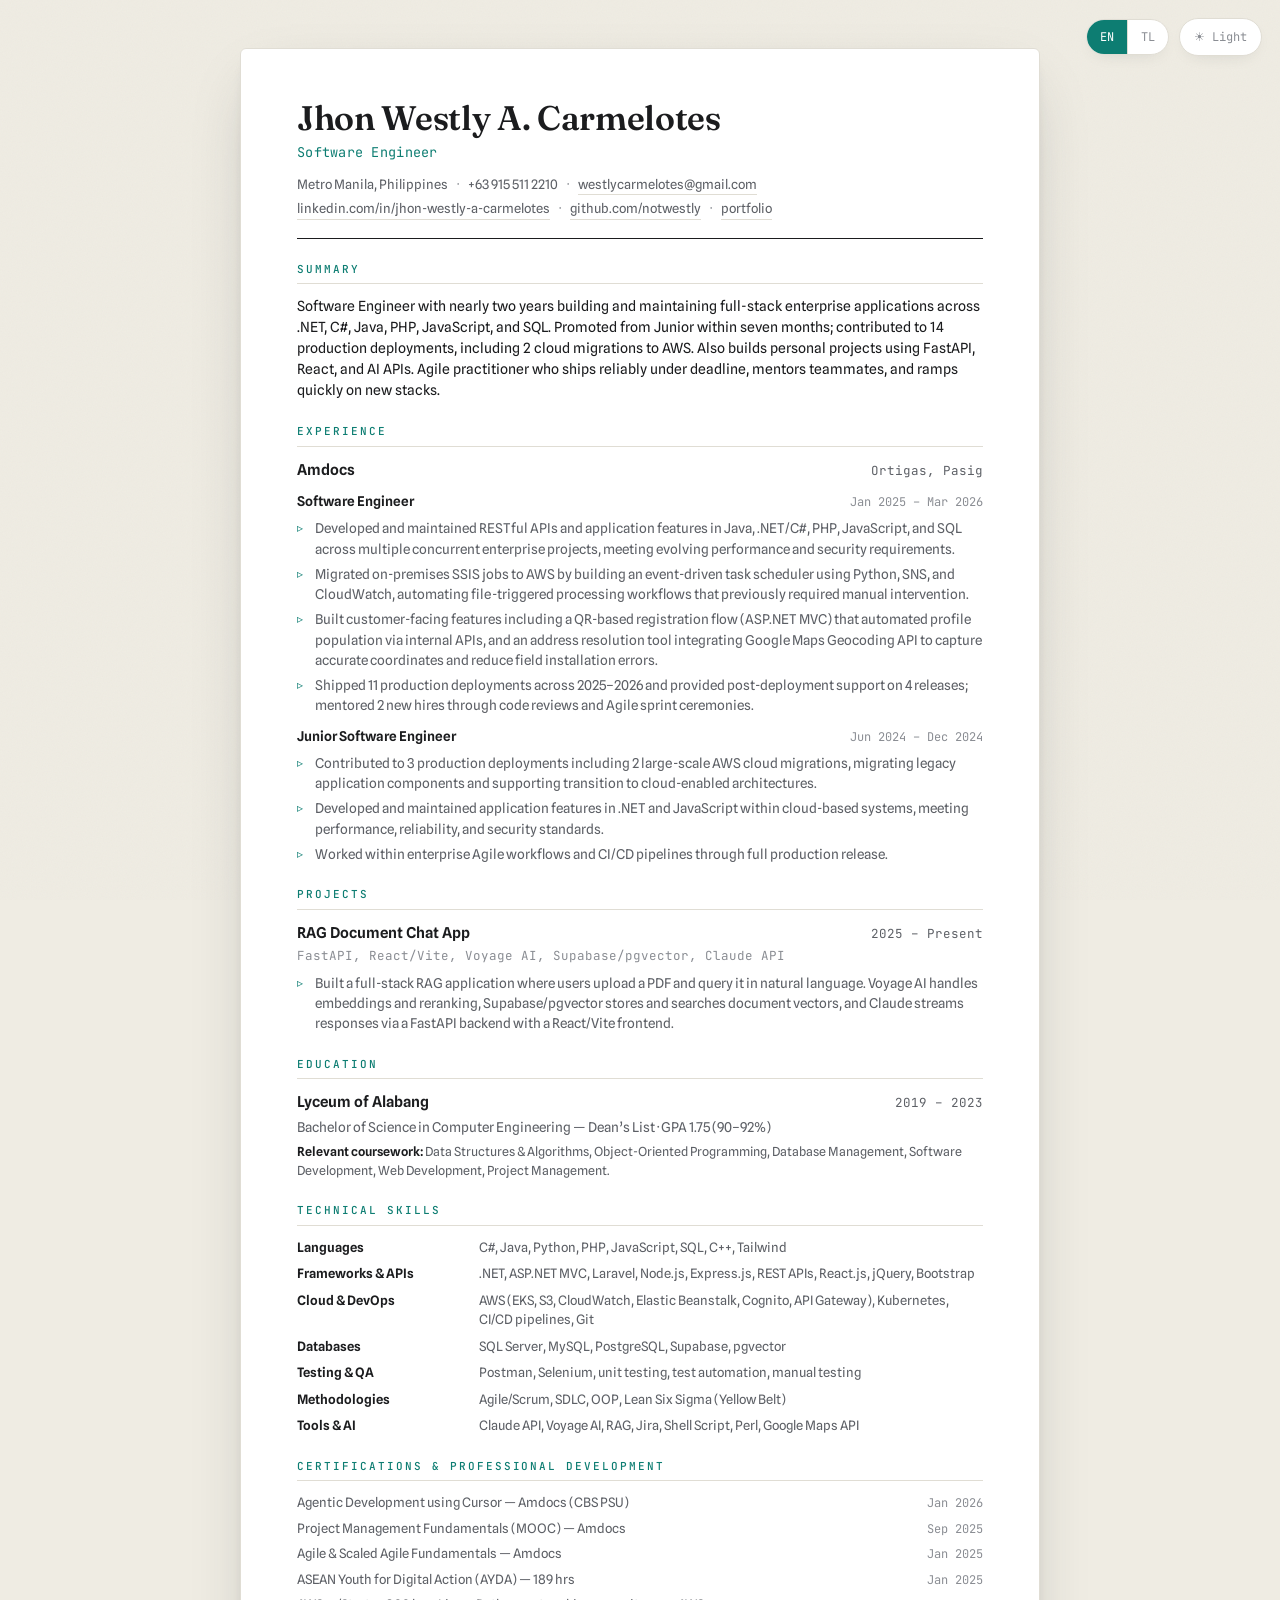
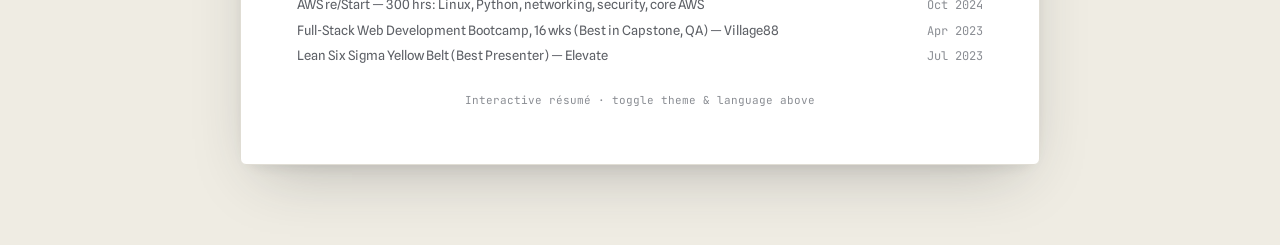
<file: resume.html>
<!DOCTYPE html>
<html lang="en" data-theme="light">
<head>
<meta charset="UTF-8">
<meta name="viewport" content="width=device-width, initial-scale=1.0">
<title>Jhon Westly A. Carmelotes — Software Engineer</title>
<link rel="preconnect" href="https://fonts.googleapis.com">
<link rel="preconnect" href="https://fonts.gstatic.com" crossorigin>
<link href="https://fonts.googleapis.com/css2?family=Fraunces:opsz,wght@9..144,400;9..144,500;9..144,600&family=Spline+Sans:wght@400;500;600&family=JetBrains+Mono:wght@400;500&display=swap" rel="stylesheet">
<style>
  :root {
    --bg: #efece3;
    --sheet: #ffffff;
    --ink: #1b1c1e;
    --muted: #5d6066;
    --faint: #8a8d93;
    --rule: #e0ddd4;
    --accent: #0d7d72;
    --shadow: 0 24px 60px -20px rgba(40,42,48,.28), 0 6px 18px -10px rgba(40,42,48,.18);
    --grain: .035;
  }
  html[data-theme="dark"] {
    --bg: #0c0e11;
    --sheet: #15181d;
    --ink: #e9e7e1;
    --muted: #9aa0a8;
    --faint: #6b7079;
    --rule: #2a2e35;
    --accent: #4fd1c5;
    --shadow: 0 30px 70px -24px rgba(0,0,0,.7), 0 8px 24px -12px rgba(0,0,0,.55);
    --grain: .05;
  }

  * { box-sizing: border-box; margin: 0; padding: 0; }
  html { -webkit-text-size-adjust: 100%; }
  body {
    background: var(--bg);
    color: var(--ink);
    font-family: "Spline Sans", system-ui, sans-serif;
    line-height: 1.5;
    padding: 48px 20px 80px;
    transition: background .5s ease, color .5s ease;
    min-height: 100vh;
  }
  /* subtle paper grain */
  body::before {
    content: "";
    position: fixed; inset: 0; pointer-events: none; z-index: 0;
    opacity: var(--grain);
    background-image: url("data:image/svg+xml,%3Csvg xmlns='http://www.w3.org/2000/svg' width='160' height='160'%3E%3Cfilter id='n'%3E%3CfeTurbulence type='fractalNoise' baseFrequency='.8' numOctaves='2'/%3E%3C/filter%3E%3Crect width='100%25' height='100%25' filter='url(%23n)'/%3E%3C/svg%3E");
    transition: opacity .5s ease;
  }

  /* ---- controls ---- */
  .controls {
    position: fixed; top: 18px; right: 18px; z-index: 50;
    display: flex; gap: 10px; align-items: center;
  }
  .ctl {
    font-family: "JetBrains Mono", monospace;
    font-size: 12px; letter-spacing: .04em;
    background: var(--sheet); color: var(--ink);
    border: 1px solid var(--rule); border-radius: 999px;
    box-shadow: var(--shadow);
    display: flex; align-items: center; overflow: hidden;
    transition: background .5s ease, border-color .5s ease, color .5s ease;
  }
  .ctl button {
    font: inherit; color: var(--faint);
    background: transparent; border: 0; cursor: pointer;
    padding: 8px 13px; transition: color .25s ease, background .25s ease;
  }
  .ctl button:hover { color: var(--ink); }
  .ctl button.on { color: var(--sheet); background: var(--accent); }
  .ctl .div { width: 1px; align-self: stretch; background: var(--rule); }
  .ctl.theme button { padding: 9px 14px; }

  /* ---- sheet ---- */
  .sheet {
    position: relative; z-index: 1;
    max-width: 800px; margin: 0 auto;
    background: var(--sheet);
    border: 1px solid var(--rule);
    border-radius: 6px;
    box-shadow: var(--shadow);
    padding: 52px 56px 56px;
    transition: background .5s ease, border-color .5s ease;
  }

  .name {
    font-family: "Fraunces", Georgia, serif;
    font-weight: 600; font-size: 34px; letter-spacing: -.01em;
    line-height: 1.04;
  }
  .role {
    font-family: "JetBrains Mono", monospace;
    color: var(--accent); font-size: 13.5px; letter-spacing: .02em;
    margin-top: 6px;
  }
  .contact {
    color: var(--muted); font-size: 13px; margin-top: 12px;
    display: flex; flex-wrap: wrap; gap: 4px 0;
  }
  .contact .sep { color: var(--faint); padding: 0 9px; }
  .contact a { color: var(--muted); text-decoration: none; border-bottom: 1px solid var(--rule); }
  .contact a:hover { color: var(--accent); border-color: var(--accent); }
  .topline { border-bottom: 1.5px solid var(--ink); padding-bottom: 18px; transition: border-color .5s ease; }

  section { margin-top: 22px; }
  .sec-h {
    font-family: "JetBrains Mono", monospace;
    font-size: 11px; font-weight: 500; letter-spacing: .18em;
    text-transform: uppercase; color: var(--accent);
    padding-bottom: 6px; margin-bottom: 12px;
    border-bottom: 1px solid var(--rule);
    transition: border-color .5s ease;
  }
  .summary { font-size: 14px; color: var(--ink); }

  .entry-top { display: flex; justify-content: space-between; align-items: baseline; gap: 16px; }
  .org { font-weight: 600; font-size: 15px; }
  .org-meta { color: var(--muted); font-size: 12.5px; font-family: "JetBrains Mono", monospace; white-space: nowrap; }
  .role-top { display: flex; justify-content: space-between; align-items: baseline; gap: 16px; margin-top: 10px; }
  .role-title { font-weight: 600; font-size: 13.5px; color: var(--ink); }
  .role-date { color: var(--faint); font-size: 12px; font-family: "JetBrains Mono", monospace; white-space: nowrap; }
  ul { list-style: none; margin-top: 7px; }
  li { font-size: 13.5px; color: var(--muted); padding-left: 18px; position: relative; margin-bottom: 5px; }
  li::before { content: "▹"; position: absolute; left: 0; color: var(--accent); font-size: 12px; top: 1px; }

  .edu-line { display: flex; justify-content: space-between; align-items: baseline; gap: 16px; }
  .edu-sub { font-size: 13.5px; color: var(--muted); margin-top: 3px; }
  .edu-course { font-size: 12.5px; color: var(--muted); margin-top: 6px; }
  .edu-course b { color: var(--ink); font-weight: 600; }

  .skill-row { display: grid; grid-template-columns: 168px 1fr; gap: 6px 14px; font-size: 13px; margin-bottom: 7px; }
  .skill-row .k { color: var(--ink); font-weight: 600; }
  .skill-row .v { color: var(--muted); }

  .cert { display: flex; justify-content: space-between; align-items: baseline; gap: 16px; font-size: 13px; margin-bottom: 6px; }
  .cert .c { color: var(--muted); }
  .cert .d { color: var(--faint); font-family: "JetBrains Mono", monospace; font-size: 12px; white-space: nowrap; }

  /* entrance */
  .reveal { opacity: 0; transform: translateY(8px); animation: rise .6s cubic-bezier(.2,.7,.2,1) forwards; }
  @keyframes rise { to { opacity: 1; transform: none; } }

  .footnote { text-align: center; color: var(--faint); font-size: 11px; font-family: "JetBrains Mono", monospace; margin-top: 26px; }

  @media (max-width: 620px) {
    body { padding: 70px 0 50px; }
    .sheet { padding: 34px 22px 38px; border-radius: 0; border-left: 0; border-right: 0; }
    .name { font-size: 27px; }
    .skill-row { grid-template-columns: 1fr; gap: 1px; margin-bottom: 10px; }
    .entry-top, .role-top, .edu-line, .cert { flex-direction: column; gap: 2px; }
    .org-meta, .role-date, .cert .d { white-space: normal; }
  }

  @media print {
    .controls { display: none; }
    body { padding: 0; background: #fff; }
    body::before { display: none; }
    .sheet { box-shadow: none; border: 0; max-width: 100%; padding: 0; }
    .reveal { animation: none; opacity: 1; transform: none; }
  }
</style>
</head>
<body>
  <div class="controls">
    <div class="ctl lang" role="group" aria-label="Language">
      <button id="en" class="on" onclick="setLang('en')">EN</button>
      <span class="div"></span>
      <button id="tl" onclick="setLang('tl')">TL</button>
    </div>
    <div class="ctl theme">
      <button id="themeBtn" onclick="toggleTheme()" aria-label="Toggle theme">☾ Dark</button>
    </div>
  </div>

  <main class="sheet" id="sheet"></main>

<script>
/* ---------- shared (untranslated) data ---------- */
const SH = {
  name: "Jhon Westly A. Carmelotes",
  phone: "+63 915 511 2210",
  email: "westlycarmelotes@gmail.com",
  links: [
    ["linkedin.com/in/jhon-westly-a-carmelotes", "https://www.linkedin.com/in/jhon-westly-a-carmelotes/"],
    ["github.com/notwestly", "https://github.com/notwestly"],
    ["portfolio", "https://notwestly.github.io/Portfolio-Website/"]
  ],
  company: "Amdocs",
  role1: "Software Engineer",
  d1: "Jan 2025 – Mar 2026",
  role2: "Junior Software Engineer",
  d2: "Jun 2024 – Dec 2024",
  school: "Lyceum of Alabang",
  years: "2019 – 2023",
  degree: "Bachelor of Science in Computer Engineering",
  project1: {
    name: "RAG Document Chat App",
    date: "2025 – Present",
    tech: "FastAPI, React/Vite, Voyage AI, Supabase/pgvector, Claude API"
  },
  // skill values + cert names stay in English (industry standard)
  skillVals: {
    languages: "C#, Java, Python, PHP, JavaScript, SQL, C++, Tailwind",
    frameworks: ".NET, ASP.NET MVC, Laravel, Node.js, Express.js, REST APIs, React.js, jQuery, Bootstrap",
    cloud: "AWS (EKS, S3, CloudWatch, Elastic Beanstalk, Cognito, API Gateway), Kubernetes, CI/CD pipelines, Git",
    databases: "SQL Server, MySQL, PostgreSQL, Supabase, pgvector",
    testing: "Postman, Selenium, unit testing, test automation, manual testing",
    methods: "Agile/Scrum, SDLC, OOP, Lean Six Sigma (Yellow Belt)",
    tools: "Claude API, Voyage AI, RAG, Jira, Shell Script, Perl, Google Maps API"
  },
  certs: [
    ["Agentic Development using Cursor — Amdocs (CBS PSU)", "Jan 2026"],
    ["Project Management Fundamentals (MOOC) — Amdocs", "Sep 2025"],
    ["Agile & Scaled Agile Fundamentals — Amdocs", "Jan 2025"],
    ["ASEAN Youth for Digital Action (AYDA) — 189 hrs", "Jan 2025"],
    ["AWS re/Start — 300 hrs: Linux, Python, networking, security, core AWS", "Oct 2024"],
    ["Full-Stack Web Development Bootcamp, 16 wks (Best in Capstone, QA) — Village88", "Apr 2023"],
    ["Lean Six Sigma Yellow Belt (Best Presenter) — Elevate", "Jul 2023"]
  ]
};

/* ---------- translatable strings ---------- */
const T = {
  en: {
    role: "Software Engineer",
    loc: "Metro Manila, Philippines",
    summary_h: "Summary",
    summary: "Software Engineer with nearly two years building and maintaining full-stack enterprise applications across .NET, C#, Java, PHP, JavaScript, and SQL. Promoted from Junior within seven months; contributed to 14 production deployments, including 2 cloud migrations to AWS. Also builds personal projects using FastAPI, React, and AI APIs. Agile practitioner who ships reliably under deadline, mentors teammates, and ramps quickly on new stacks.",
    exp_h: "Experience",
    proj_h: "Projects",
    place: "Ortigas, Pasig",
    r1b: [
      "Developed and maintained RESTful APIs and application features in Java, .NET/C#, PHP, JavaScript, and SQL across multiple concurrent enterprise projects, meeting evolving performance and security requirements.",
      "Migrated on-premises SSIS jobs to AWS by building an event-driven task scheduler using Python, SNS, and CloudWatch, automating file-triggered processing workflows that previously required manual intervention.",
      "Built customer-facing features including a QR-based registration flow (ASP.NET MVC) that automated profile population via internal APIs, and an address resolution tool integrating Google Maps Geocoding API to capture accurate coordinates and reduce field installation errors.",
      "Shipped 11 production deployments across 2025–2026 and provided post-deployment support on 4 releases; mentored 2 new hires through code reviews and Agile sprint ceremonies."
    ],
    r2b: [
      "Contributed to 3 production deployments including 2 large-scale AWS cloud migrations, migrating legacy application components and supporting transition to cloud-enabled architectures.",
      "Developed and maintained application features in .NET and JavaScript within cloud-based systems, meeting performance, reliability, and security standards.",
      "Worked within enterprise Agile workflows and CI/CD pipelines through full production release."
    ],
    p1b: [
      "Built a full-stack RAG application where users upload a PDF and query it in natural language. Voyage AI handles embeddings and reranking, Supabase/pgvector stores and searches document vectors, and Claude streams responses via a FastAPI backend with a React/Vite frontend."
    ],
    edu_h: "Education",
    honor: "Dean’s List · GPA 1.75 (90–92%)",
    course_l: "Relevant coursework:",
    course: "Data Structures & Algorithms, Object-Oriented Programming, Database Management, Software Development, Web Development, Project Management.",
    skills_h: "Technical Skills",
    skillKeys: {
      languages: "Languages", frameworks: "Frameworks & APIs", cloud: "Cloud & DevOps",
      databases: "Databases", testing: "Testing & QA", methods: "Methodologies",
      tools: "Tools & AI"
    },
    cert_h: "Certifications & Professional Development",
    foot: "Interactive résumé · toggle theme & language above"
  },
  tl: {
    role: "Software Engineer",
    loc: "Metro Manila, Pilipinas",
    summary_h: "Buod",
    summary: "Software Engineer na may halos dalawang taóng karanasan sa pagbuo at pagpapanatili ng full-stack enterprise applications gamit ang .NET, C#, Java, PHP, JavaScript, at SQL. Na-promote mula Junior sa loob ng pitóng buwan; bahagi ng 14 na production deployments, kabilang ang 2 cloud migration papuntang AWS. Nagtatayo rin ng personal na proyekto gamit ang FastAPI, React, at AI APIs. Sanáy sa Agile, maaasahan sa paghahatid kahit may deadline, nagtuturò sa mga kasamahan, at mabilis matuto ng bagong tech stack.",
    exp_h: "Karanasan",
    proj_h: "Mga Proyekto",
    place: "Ortigas, Pasig",
    r1b: [
      "Bumuo at nag-maintain ng mga RESTful API at application feature sa Java, .NET/C#, PHP, JavaScript, at SQL sa iba’t ibang sabay-sabay na enterprise project, naaabot ang nagbabagong pamantayan sa performance at security.",
      "Nag-migrate ng on-premises SSIS jobs papuntang AWS sa pamamagitan ng event-driven task scheduler gamit ang Python, SNS, at CloudWatch, na nag-automate ng file-triggered processing workflows na dati ay kailangan ng manual na interbensyon.",
      "Bumuo ng mga customer-facing feature kabilang ang QR-based registration flow (ASP.NET MVC) na nag-automate ng profile population via internal APIs, at isang address resolution tool na nag-integrate ng Google Maps Geocoding API para sa tamang coordinates.",
      "Nag-ship ng 11 production deployments noong 2025–2026 at nagbigay ng post-deployment support sa 4 na release; nag-mentor sa 2 bagong empleyado sa pamamagitan ng code review at Agile sprint ceremonies."
    ],
    r2b: [
      "Naging bahagi ng 3 production deployments kabilang ang 2 malakihang AWS cloud migration, inilipat ang mga legacy component at sinuportahan ang paglipat sa cloud-enabled architecture.",
      "Bumuo at nag-maintain ng mga application feature sa .NET at JavaScript sa loob ng cloud-based systems, naaabot ang pamantayan sa performance, reliability, at security.",
      "Nagtrabaho gamit ang enterprise Agile workflow at CI/CD pipeline hanggang sa ganáp na production release."
    ],
    p1b: [
      "Nagtatag ng full-stack RAG application kung saan maaaring mag-upload ng PDF ang mga gumagamit at i-query ito sa natural na wika. Ang Voyage AI ang humahawak ng embeddings at reranking, ang Supabase/pgvector ang nag-iimbak at naghahanap ng document vectors, at ang Claude ang nag-stream ng mga tugon sa pamamagitan ng FastAPI backend na may React/Vite frontend."
    ],
    edu_h: "Edukasyon",
    honor: "Dean’s Lister · GPA 1.75 (90–92%)",
    course_l: "Kaugnay na coursework:",
    course: "Data Structures & Algorithms, Object-Oriented Programming, Database Management, Software Development, Web Development, Project Management.",
    skills_h: "Teknikal na Kasanayan",
    skillKeys: {
      languages: "Mga Language", frameworks: "Frameworks at APIs", cloud: "Cloud at DevOps",
      databases: "Mga Database", testing: "Testing at QA", methods: "Mga Metodolohiya",
      tools: "Mga Tool at AI"
    },
    cert_h: "Mga Sertipikasyon at Propesyonal na Pag-unlad",
    foot: "Interactive na résumé · palitan ang tema at wika sa itaas"
  }
};

let lang = "en";

function esc(s){ return s.replace(/&/g,"&amp;").replace(/</g,"&lt;").replace(/>/g,"&gt;"); }

function render() {
  const t = T[lang];
  const linksHtml = SH.links.map(l => `<a href="${l[1]}" target="_blank" rel="noopener">${esc(l[0])}</a>`)
    .join('<span class="sep">·</span>');

  const li = arr => arr.map(b => `<li>${esc(b)}</li>`).join("");

  const skillOrder = ["languages","frameworks","cloud","databases","testing","methods","tools"];
  const skillsHtml = skillOrder.map(k =>
    `<div class="skill-row"><div class="k">${esc(t.skillKeys[k])}</div><div class="v">${esc(SH.skillVals[k])}</div></div>`
  ).join("");

  const certsHtml = SH.certs.map(c =>
    `<div class="cert"><span class="c">${esc(c[0])}</span><span class="d">${esc(c[1])}</span></div>`
  ).join("");

  document.getElementById("sheet").innerHTML = `
    <header class="topline reveal">
      <div class="name">${esc(SH.name)}</div>
      <div class="role">${esc(t.role)}</div>
      <div class="contact">
        <span>${esc(t.loc)}</span><span class="sep">·</span>
        <span>${esc(SH.phone)}</span><span class="sep">·</span>
        <a href="mailto:${SH.email}">${esc(SH.email)}</a>
      </div>
      <div class="contact" style="margin-top:4px">${linksHtml}</div>
    </header>

    <section class="reveal" style="animation-delay:.05s">
      <div class="sec-h">${esc(t.summary_h)}</div>
      <p class="summary">${esc(t.summary)}</p>
    </section>

    <section class="reveal" style="animation-delay:.1s">
      <div class="sec-h">${esc(t.exp_h)}</div>
      <div class="entry-top"><span class="org">${esc(SH.company)}</span><span class="org-meta">${esc(t.place)}</span></div>
      <div class="role-top"><span class="role-title">${esc(SH.role1)}</span><span class="role-date">${esc(SH.d1)}</span></div>
      <ul>${li(t.r1b)}</ul>
      <div class="role-top"><span class="role-title">${esc(SH.role2)}</span><span class="role-date">${esc(SH.d2)}</span></div>
      <ul>${li(t.r2b)}</ul>
    </section>

    <section class="reveal" style="animation-delay:.13s">
      <div class="sec-h">${esc(t.proj_h)}</div>
      <div class="entry-top"><span class="org">${esc(SH.project1.name)}</span><span class="org-meta">${esc(SH.project1.date)}</span></div>
      <div style="font-size:12.5px;color:var(--faint);font-family:'JetBrains Mono',monospace;margin-top:3px;">${esc(SH.project1.tech)}</div>
      <ul>${li(t.p1b)}</ul>
    </section>

    <section class="reveal" style="animation-delay:.17s">
      <div class="sec-h">${esc(t.edu_h)}</div>
      <div class="edu-line"><span class="org">${esc(SH.school)}</span><span class="org-meta">${esc(SH.years)}</span></div>
      <div class="edu-sub">${esc(SH.degree)} — ${esc(t.honor)}</div>
      <div class="edu-course"><b>${esc(t.course_l)}</b> ${esc(t.course)}</div>
    </section>

    <section class="reveal" style="animation-delay:.21s">
      <div class="sec-h">${esc(t.skills_h)}</div>
      ${skillsHtml}
    </section>

    <section class="reveal" style="animation-delay:.26s">
      <div class="sec-h">${esc(t.cert_h)}</div>
      ${certsHtml}
    </section>

    <div class="footnote reveal" style="animation-delay:.31s">${esc(t.foot)}</div>
  `;
  document.documentElement.lang = lang;
}

function setLang(l){
  if (l === lang) return;
  lang = l;
  document.getElementById("en").classList.toggle("on", l === "en");
  document.getElementById("tl").classList.toggle("on", l === "tl");
  render();
}

function toggleTheme(){
  const dark = document.documentElement.getAttribute("data-theme") === "dark";
  applyResumeTheme(dark ? "light" : "dark");
}

function applyResumeTheme(t) {
  document.documentElement.setAttribute("data-theme", t);
  document.getElementById("themeBtn").textContent = t === "dark" ? "☾ Dark" : "☀ Light";
}

const initTheme = localStorage.getItem("jwc-theme") ||
  (window.matchMedia("(prefers-color-scheme: dark)").matches ? "dark" : "light");
applyResumeTheme(initTheme);

render();
</script>
</body>
</html>
</file>
